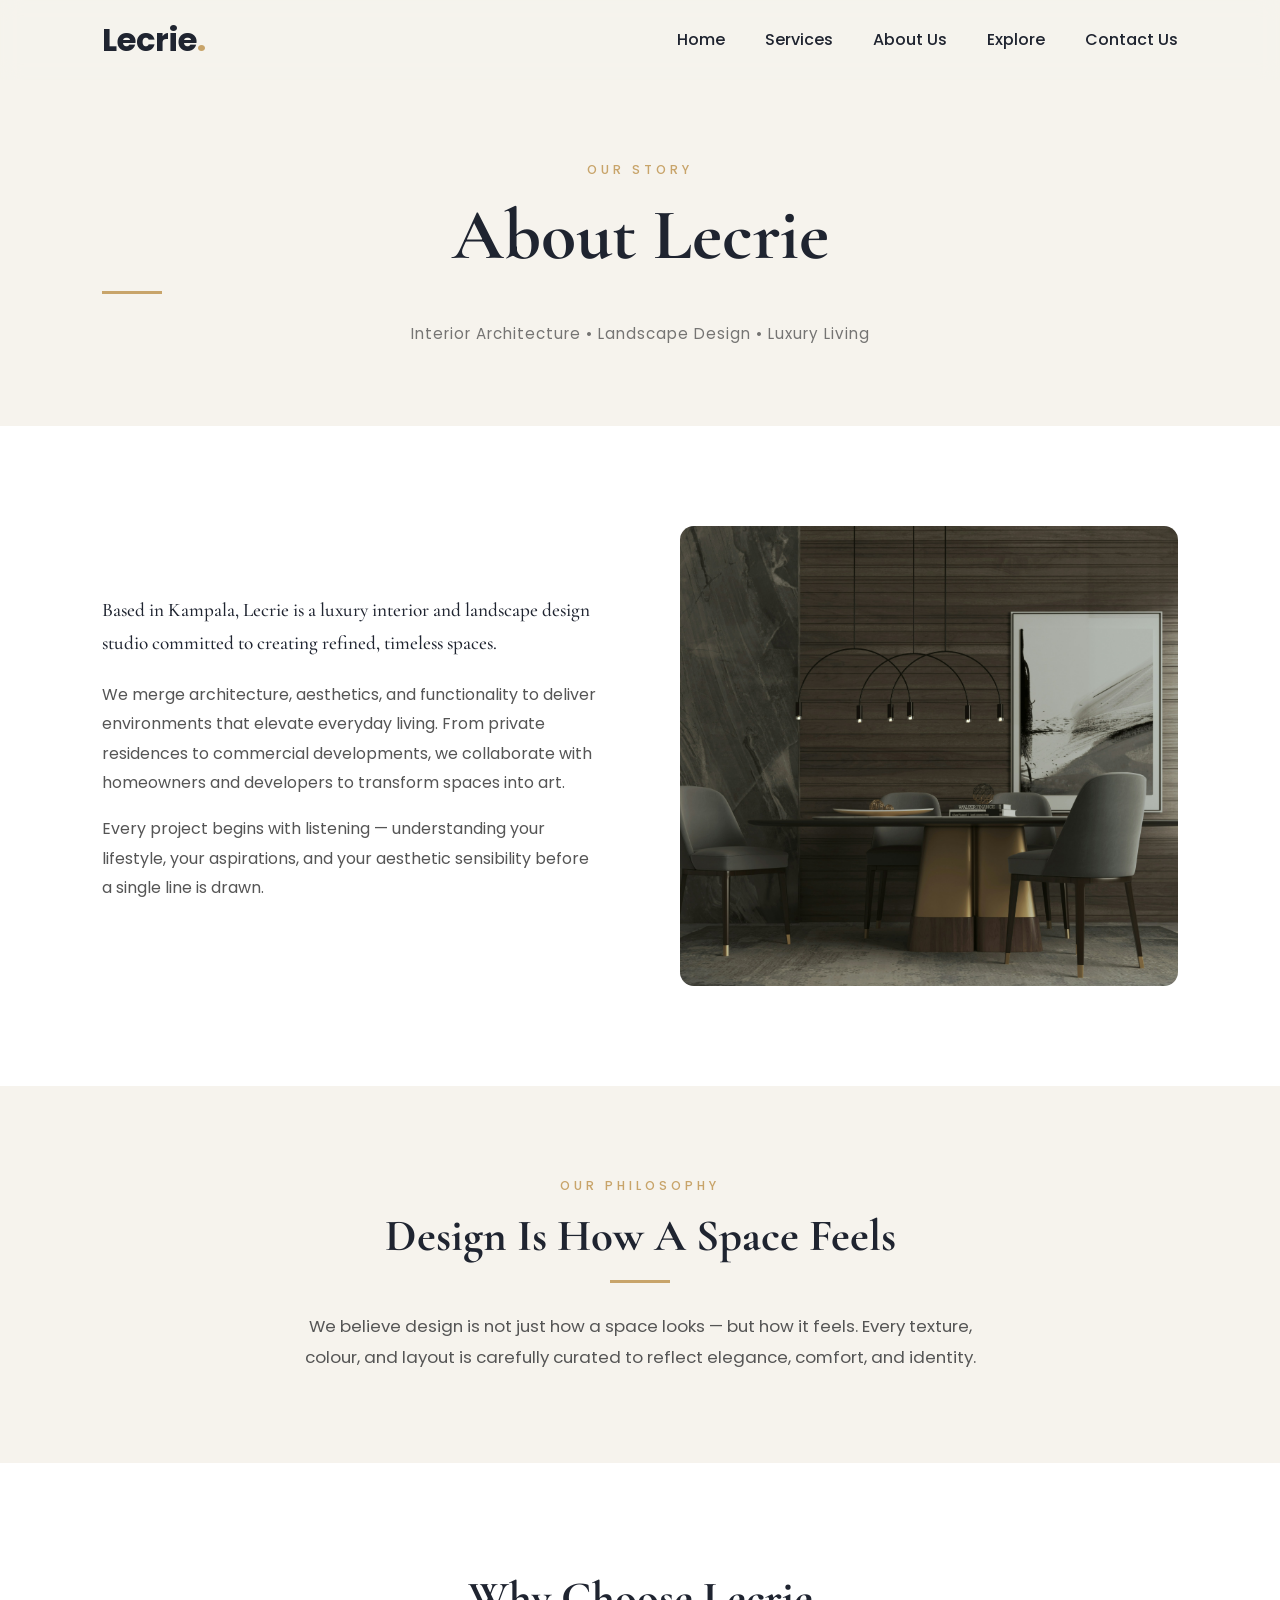
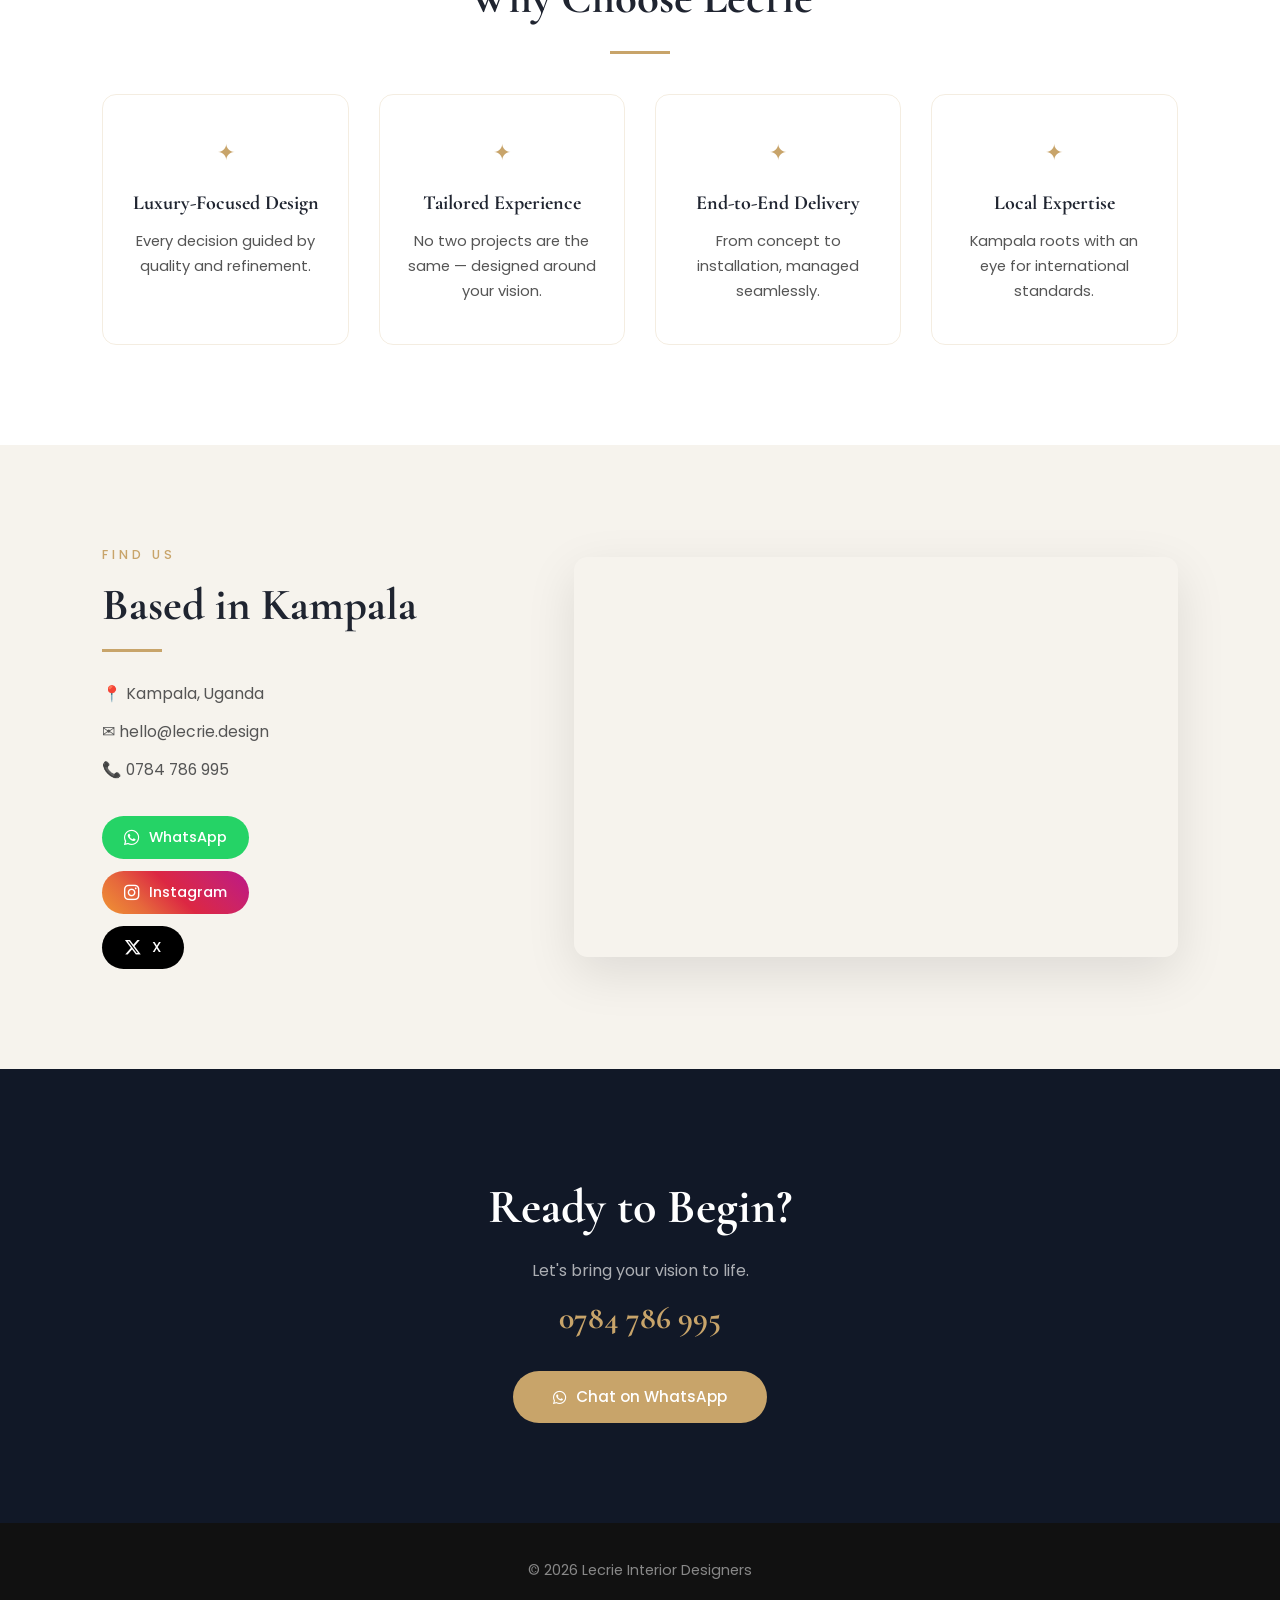
<file: about.html>
<!DOCTYPE html>
<html lang="en">
<head>
  <meta charset="UTF-8">
  <meta name="viewport" content="width=device-width, initial-scale=1.0">
  <title>About Us | Lecrie</title>

  <link href="https://fonts.googleapis.com/css2?family=Cormorant+Garamond:wght@400;600;700&family=Poppins:wght@300;400;500;600&display=swap" rel="stylesheet">
  <link rel="stylesheet" href="https://cdnjs.cloudflare.com/ajax/libs/font-awesome/6.5.0/css/all.min.css">
  <link rel="stylesheet" href="about.css">
</head>

<body>

<!-- NAV -->
<nav class="navbar">
  <div class="logo">Lecrie<span>.</span></div>
  <div class="nav-links" id="navLinks">
    <a href="index.html">Home</a>
    <a href="services.html">Services</a>
    <a href="about.html">About Us</a>
    <a href="explore.html">Explore</a>
    <a href="contact.html">Contact Us</a>
  </div>
  <div class="burger" id="burger">☰</div>
</nav>

<!-- PAGE HEADER -->
<section class="page-header">
  <p class="eyebrow">Our Story</p>
  <h1>About Lecrie</h1>
  <div class="gold-line"></div>
  <p class="header-sub">Interior Architecture • Landscape Design • Luxury Living</p>
</section>

<!-- INTRO + IMAGE -->
<section class="about-intro">
  <div class="intro-text">
    <p class="lead">Based in Kampala, Lecrie is a luxury interior and landscape design studio committed to creating refined, timeless spaces.</p>
    <p>We merge architecture, aesthetics, and functionality to deliver environments that elevate everyday living. From private residences to commercial developments, we collaborate with homeowners and developers to transform spaces into art.</p>
    <p>Every project begins with listening — understanding your lifestyle, your aspirations, and your aesthetic sensibility before a single line is drawn.</p>
  </div>
  <div class="intro-img">
    <img src="images/ali-moradi-Erg07pIM_ac-unsplash.jpg" alt="Lecrie Studio">
  </div>
</section>

<!-- PHILOSOPHY -->
<section class="philosophy">
  <div class="philosophy-inner">
    <span class="label">Our Philosophy</span>
    <h2>Design Is How A Space Feels</h2>
    <div class="gold-line"></div>
    <p>We believe design is not just how a space looks — but how it feels. Every texture, colour, and layout is carefully curated to reflect elegance, comfort, and identity.</p>
  </div>
</section>

<!-- WHY US -->
<section class="why-us">
  <h2>Why Choose Lecrie</h2>
  <div class="gold-line centered"></div>
  <div class="features">
    <div class="feature">
      <div class="feature-icon">✦</div>
      <h3>Luxury-Focused Design</h3>
      <p>Every decision guided by quality and refinement.</p>
    </div>
    <div class="feature">
      <div class="feature-icon">✦</div>
      <h3>Tailored Experience</h3>
      <p>No two projects are the same — designed around your vision.</p>
    </div>
    <div class="feature">
      <div class="feature-icon">✦</div>
      <h3>End-to-End Delivery</h3>
      <p>From concept to installation, managed seamlessly.</p>
    </div>
    <div class="feature">
      <div class="feature-icon">✦</div>
      <h3>Local Expertise</h3>
      <p>Kampala roots with an eye for international standards.</p>
    </div>
  </div>
</section>

<!-- LOCATION -->
<section class="location">
  <div class="location-inner">
    <div class="location-text">
      <span class="label">Find Us</span>
      <h2>Based in Kampala</h2>
      <div class="gold-line"></div>
      <p>📍 Kampala, Uganda</p>
      <p>✉ hello@lecrie.design</p>
      <p>📞 0784 786 995</p>

      <div class="socials">
        <a href="https://wa.me/256784786995" target="_blank" class="social-link whatsapp">
          <i class="fa-brands fa-whatsapp"></i> WhatsApp
        </a>
        <a href="https://instagram.com/lecrie" target="_blank" class="social-link instagram">
          <i class="fa-brands fa-instagram"></i> Instagram
        </a>
        <a href="https://x.com/lecrie" target="_blank" class="social-link x-link">
          <i class="fa-brands fa-x-twitter"></i> X
        </a>
      </div>
    </div>
    <div class="location-map">
      <iframe
        src="https://www.google.com/maps?q=Kampala,Uganda&output=embed"
        width="100%" height="100%" style="border:0;" allowfullscreen loading="lazy">
      </iframe>
    </div>
  </div>
</section>

<!-- CTA -->
<section class="contact-cta">
  <h2>Ready to Begin?</h2>
  <p>Let's bring your vision to life.</p>
  <h3>0784 786 995</h3>
  <a href="https://wa.me/256784786995" class="cta-btn">
    <i class="fa-brands fa-whatsapp"></i> Chat on WhatsApp
  </a>
</section>

<!-- FOOTER -->
<footer>
  <p>© 2026 Lecrie Interior Designers</p>
</footer>

<script src="about.js"></script>

</body>
</html>
</file>
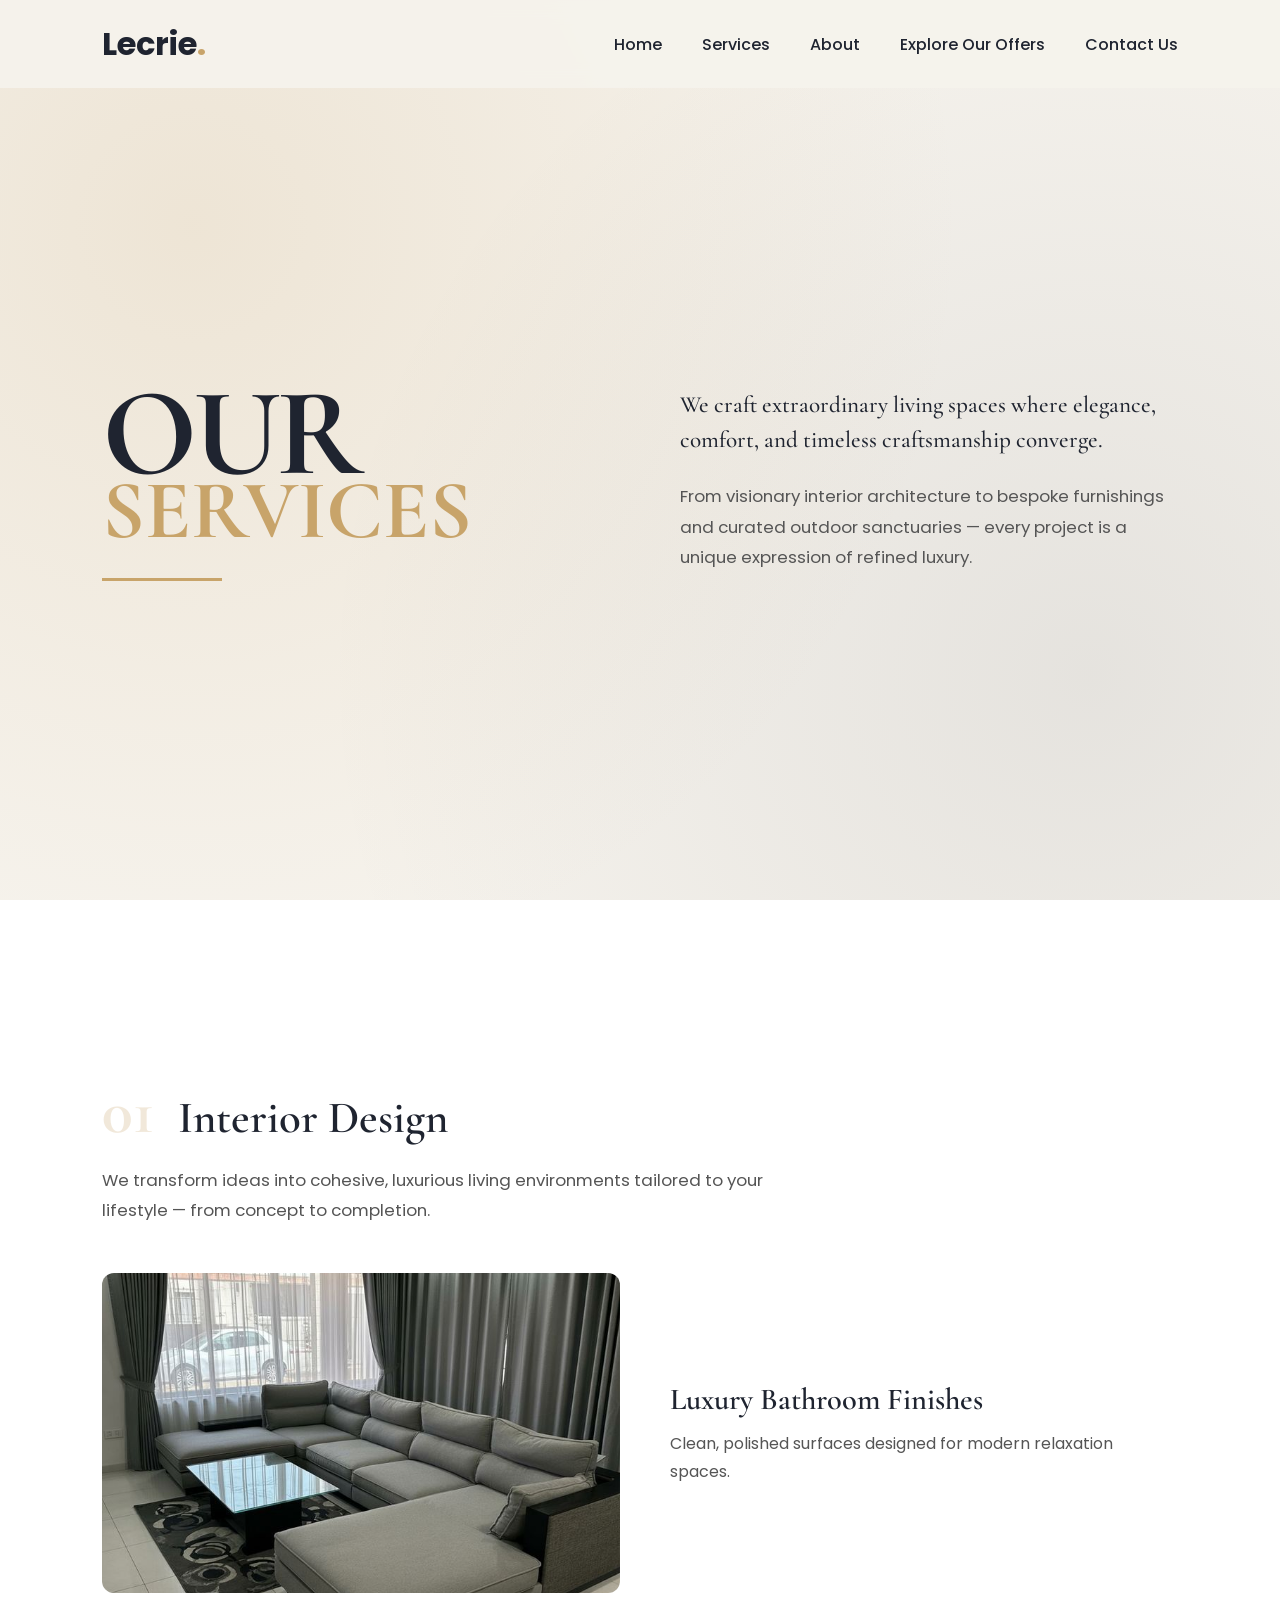
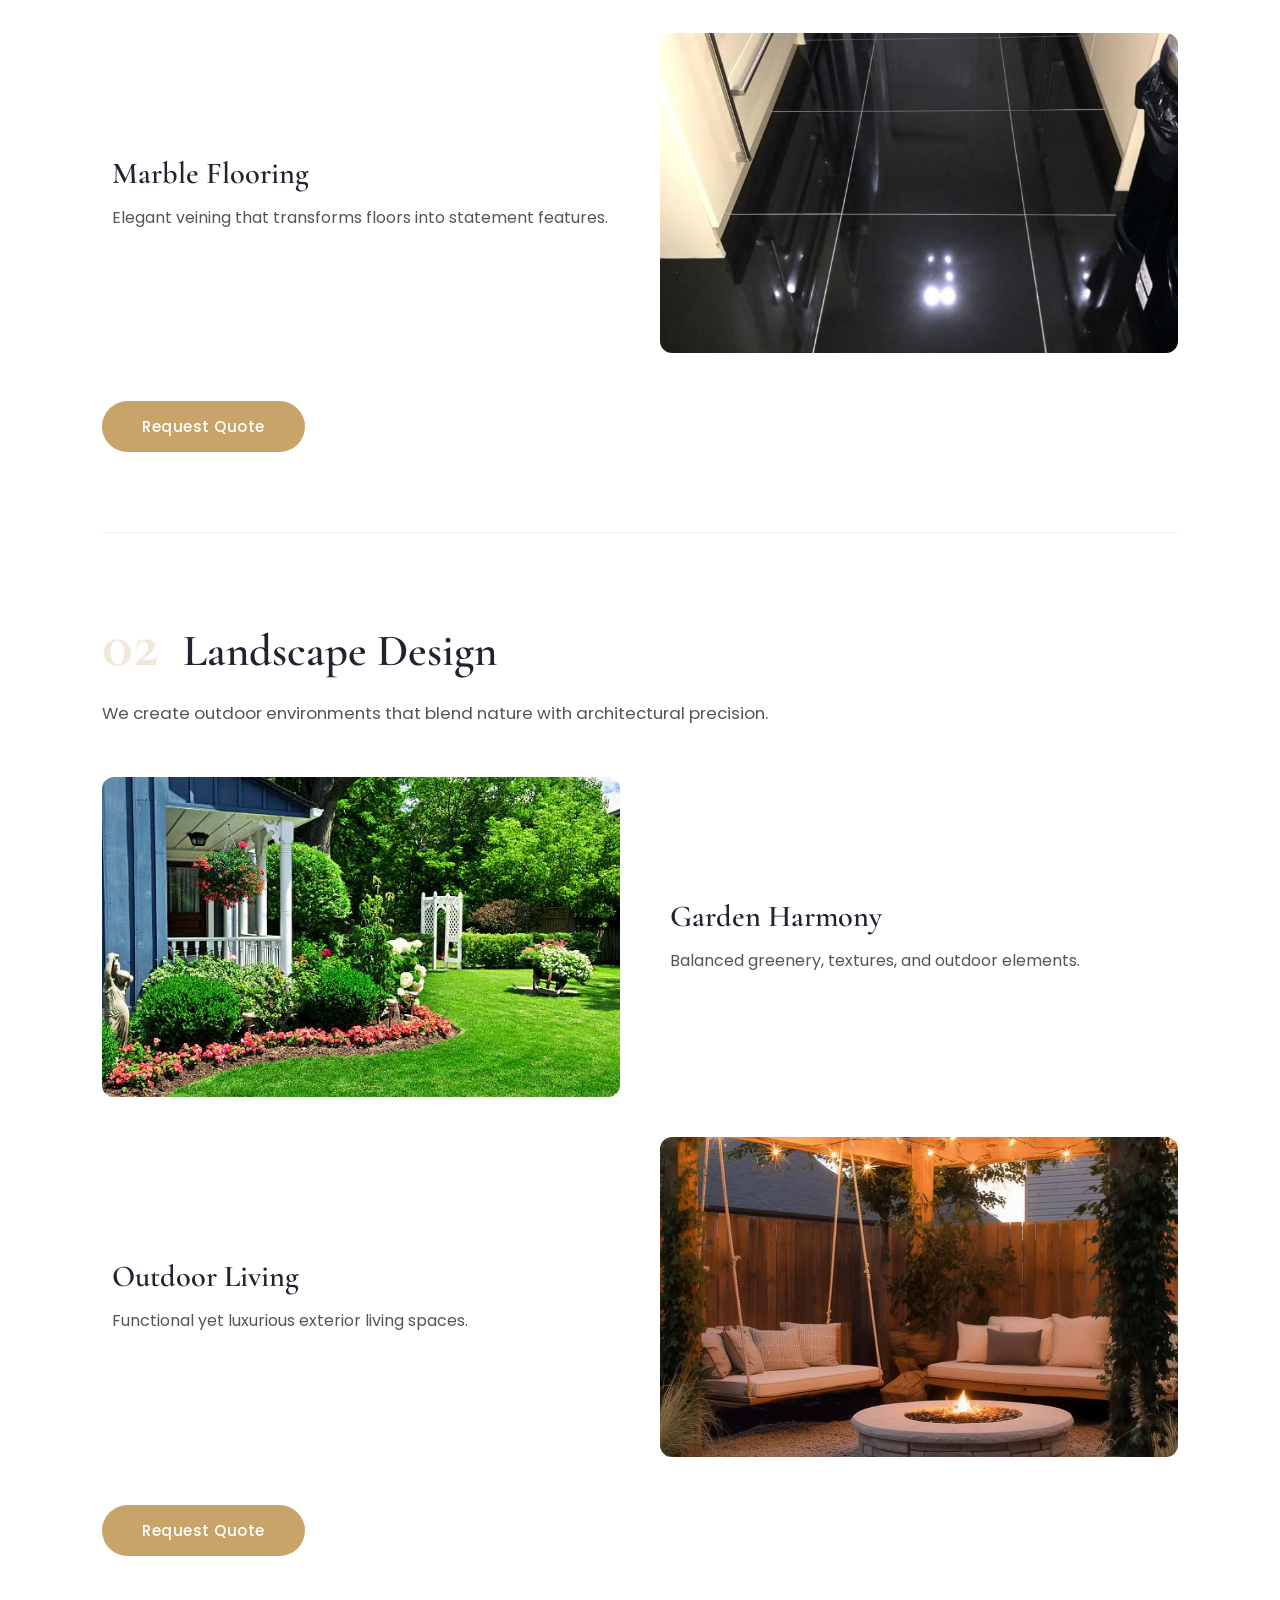
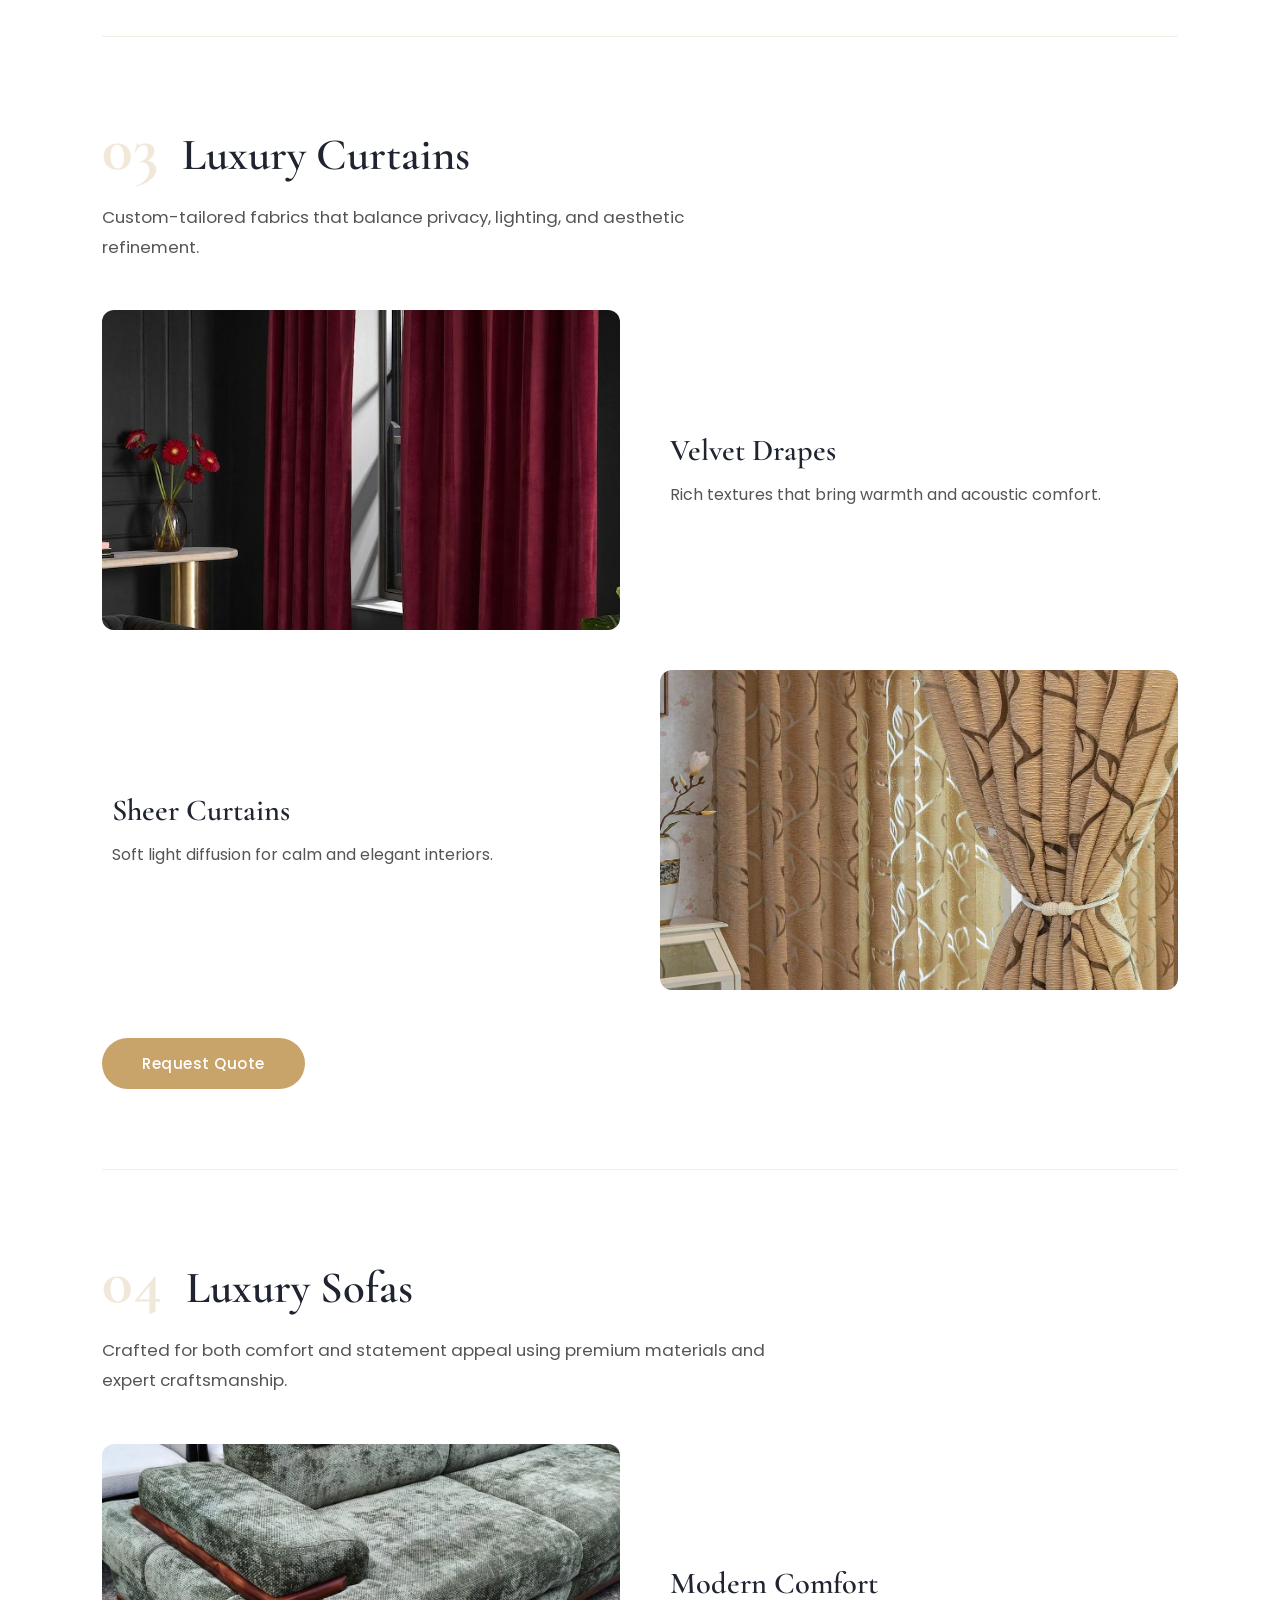
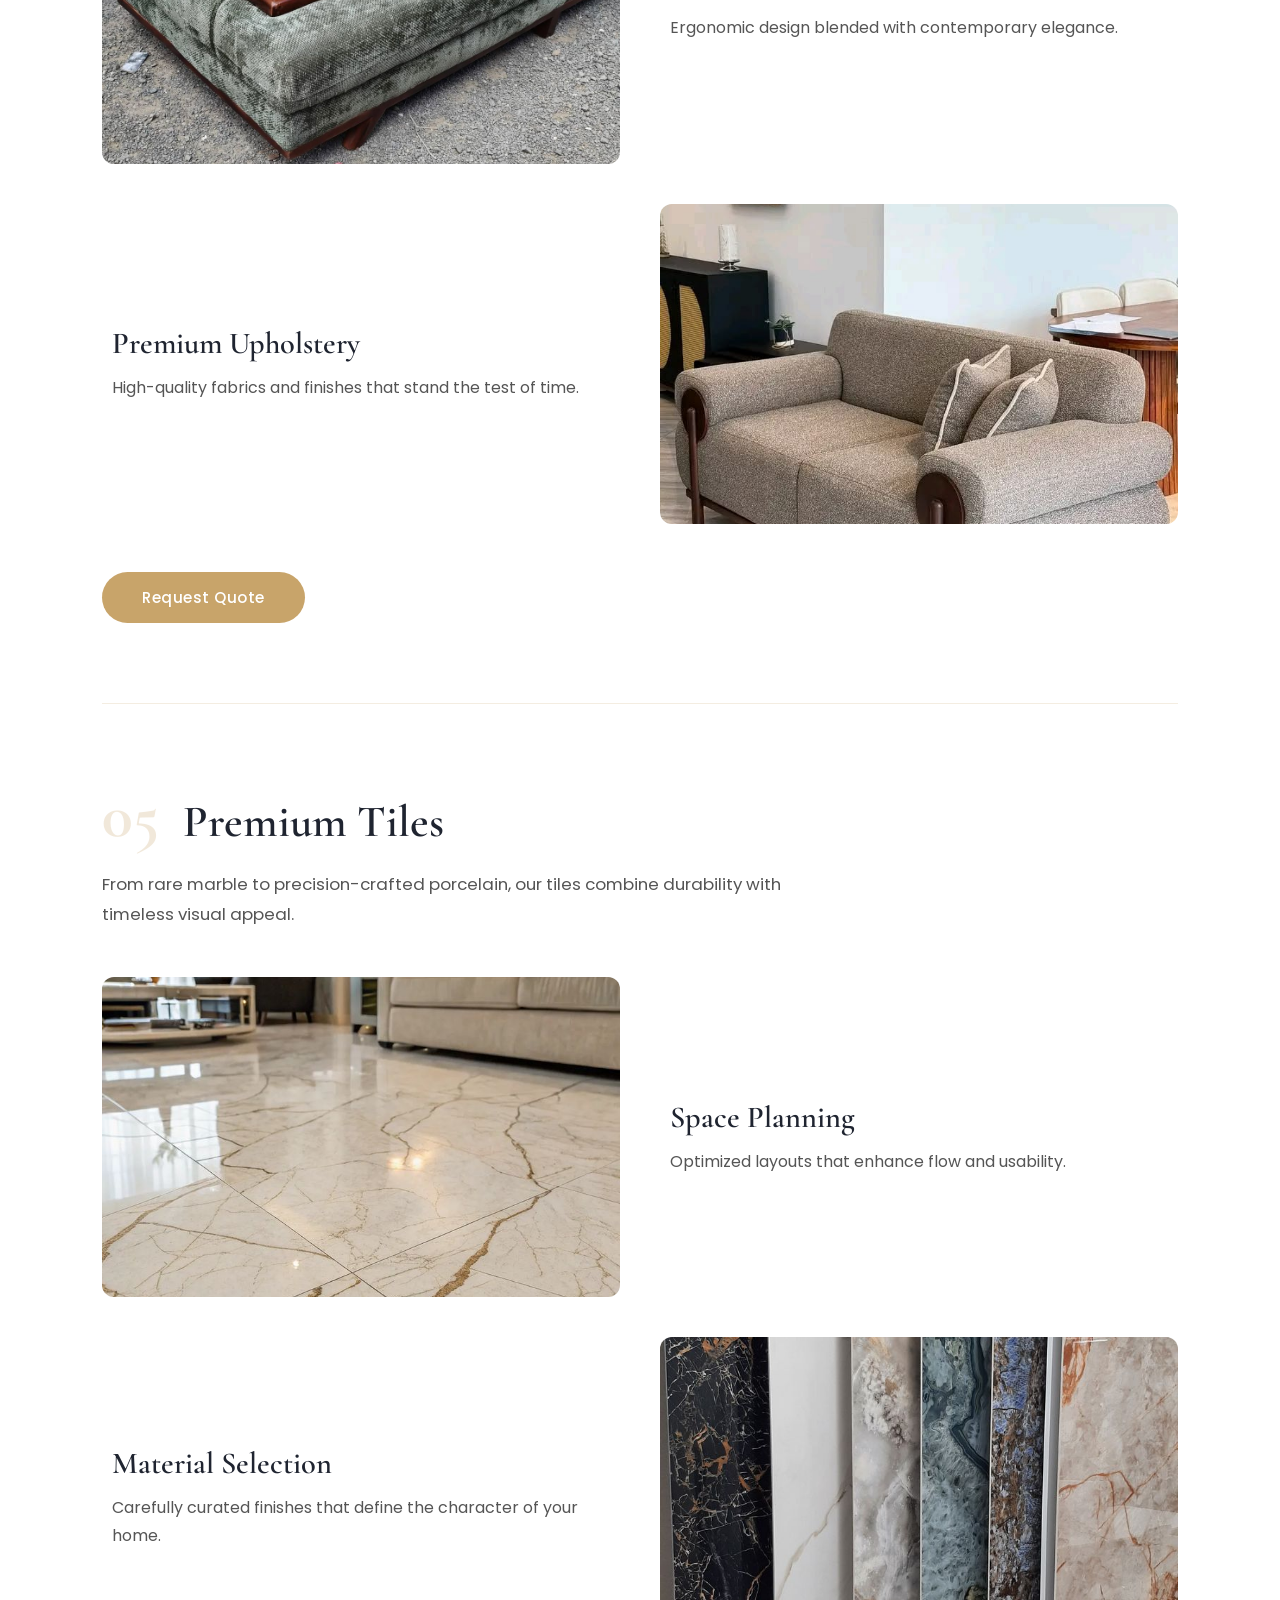
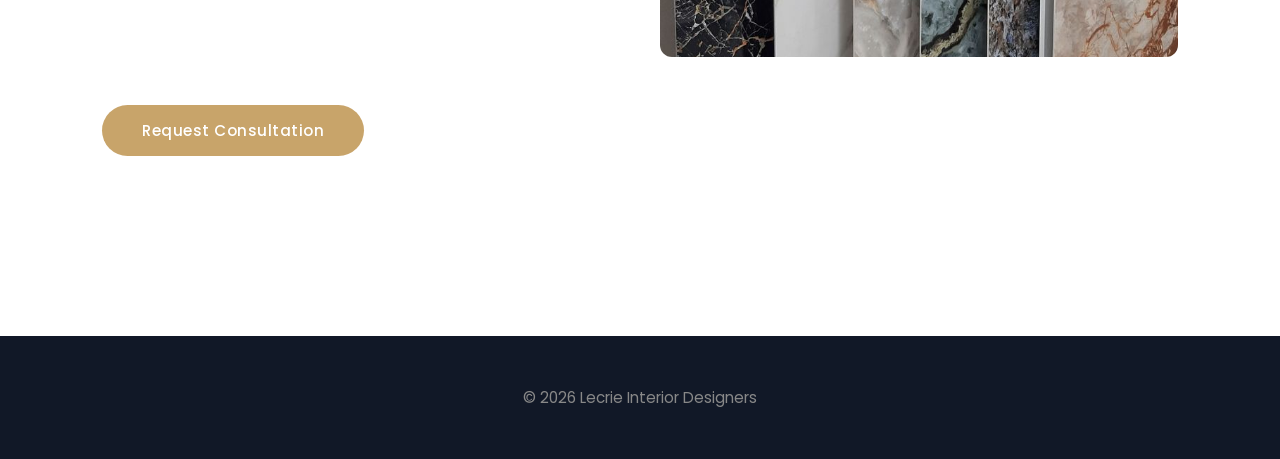
<file: services.html>
<!DOCTYPE html>
<html lang="en">
<head>
  <meta charset="UTF-8">
  <meta name="viewport" content="width=device-width, initial-scale=1.0">
  <title>Lecrie | Services</title>

  <link href="https://fonts.googleapis.com/css2?family=Cormorant+Garamond:wght@400;600;700&family=Poppins:wght@300;400;500;600&display=swap" rel="stylesheet">
  <link rel="stylesheet" href="services.css">
</head>
<body>

<!-- NAV -->
<nav class="navbar">
  <div class="logo">Lecrie<span>.</span></div>
  <div class="nav-links" id="navLinks">
    <a href="index.html">Home</a>
    <a href="services.html">Services</a>
    <a href="about.html">About</a>
    <a href="explore.html">Explore Our Offers</a>
    <a href="contact Us.html">Contact Us</a>
  </div>
  <div class="burger" id="burger">☰</div>
</nav>

<!-- HERO / INTRO -->
<section class="services-hero">
  <div class="hero-art"></div>

  <div class="hero-content">
    <div class="hero-left">
      <h1 class="hero-title">
        <span class="line1">OUR</span>
        <span class="line2">SERVICES</span>
      </h1>
      <div class="hero-accent"></div>
    </div>

    <div class="hero-right">
      <p class="lead">
        We craft extraordinary living spaces where elegance, comfort, and timeless craftsmanship converge.
      </p>
      <p>
        From visionary interior architecture to bespoke furnishings and curated outdoor sanctuaries — every project is a unique expression of refined luxury.
      </p>
    </div>
  </div>
</section>

<!-- COLLECTIONS -->
<section class="collections">

  <!-- 01 Interior Design -->
  <div class="collection">
    <div class="collection-header">
      <div class="number">01</div>
      <h2>Interior Design</h2>
    </div>
    <p class="collection-desc">
      We transform ideas into cohesive, luxurious living environments tailored to your lifestyle — from concept to completion.
    </p>
    <div class="gallery-flow">
      <div class="gallery-row">
        <img src="images/cf956169b984853b7225609accfa6bae.jpg" class="gallery-img" alt="Luxury Bathroom">
        <div class="gallery-text">
          <h3>Luxury Bathroom Finishes</h3>
          <p>Clean, polished surfaces designed for modern relaxation spaces.</p>
        </div>
      </div>
      <div class="gallery-row reverse">
        <img src="images/03c30af348f3229b82c4ee95f10e60df.jpg" class="gallery-img" alt="Marble Flooring">
        <div class="gallery-text">
          <h3>Marble Flooring</h3>
          <p>Elegant veining that transforms floors into statement features.</p>
        </div>
      </div>
    </div>
    <button class="inquire-btn">Request Quote</button>
  </div>

  <!-- 02 Landscape -->
  <div class="collection">
    <div class="collection-header">
      <div class="number">02</div>
      <h2>Landscape Design</h2>
    </div>
    <p class="collection-desc">
      We create outdoor environments that blend nature with architectural precision.
    </p>
    <div class="gallery-flow">
      <div class="gallery-row">
        <img src="images/front-yard-of-a-house.webp" class="gallery-img" alt="Garden Harmony">
        <div class="gallery-text">
          <h3>Garden Harmony</h3>
          <p>Balanced greenery, textures, and outdoor elements.</p>
        </div>
      </div>
      <div class="gallery-row reverse">
        <img src="images/10809ff693734bb7ad65a33b737a4dd7.webp" class="gallery-img" alt="Outdoor Living">
        <div class="gallery-text">
          <h3>Outdoor Living</h3>
          <p>Functional yet luxurious exterior living spaces.</p>
        </div>
      </div>
    </div>
    <button class="inquire-btn">Request Quote</button>
  </div>

  <!-- 03 Curtains -->
  <div class="collection">
    <div class="collection-header">
      <div class="number">03</div>
      <h2>Luxury Curtains</h2>
    </div>
    <p class="collection-desc">
      Custom-tailored fabrics that balance privacy, lighting, and aesthetic refinement.
    </p>
    <div class="gallery-flow">
      <div class="gallery-row">
        <img src="images/6bd28ae1d9d726f23a0719c843068d6a.jpg" class="gallery-img" alt="Velvet Drapes">
        <div class="gallery-text">
          <h3>Velvet Drapes</h3>
          <p>Rich textures that bring warmth and acoustic comfort.</p>
        </div>
      </div>
      <div class="gallery-row reverse">
        <img src="images/3e5d5511091e98e87bb171d95c0bd6e8.jpg" class="gallery-img" alt="Sheer Curtains">
        <div class="gallery-text">
          <h3>Sheer Curtains</h3>
          <p>Soft light diffusion for calm and elegant interiors.</p>
        </div>
      </div>
    </div>
    <button class="inquire-btn">Request Quote</button>
  </div>

  <!-- 04 Sofas -->
  <div class="collection">
    <div class="collection-header">
      <div class="number">04</div>
      <h2>Luxury Sofas</h2>
    </div>
    <p class="collection-desc">
      Crafted for both comfort and statement appeal using premium materials and expert craftsmanship.
    </p>
    <div class="gallery-flow">
      <div class="gallery-row">
        <img src="images/cc4b92f4f0d5df4d393293bf34316f75.jpg" class="gallery-img" alt="Modern Comfort">
        <div class="gallery-text">
          <h3>Modern Comfort</h3>
          <p>Ergonomic design blended with contemporary elegance.</p>
        </div>
      </div>
      <div class="gallery-row reverse">
        <img src="images/3813da4570913737c01832480dc7ef36.jpg" class="gallery-img" alt="Premium Upholstery">
        <div class="gallery-text">
          <h3>Premium Upholstery</h3>
          <p>High-quality fabrics and finishes that stand the test of time.</p>
        </div>
      </div>
    </div>
    <button class="inquire-btn">Request Quote</button>
  </div>

  <!-- 05 Premium Tiles -->
  <div class="collection">
    <div class="collection-header">
      <div class="number">05</div>
      <h2>Premium Tiles</h2>
    </div>
    <p class="collection-desc">
      From rare marble to precision-crafted porcelain, our tiles combine durability with timeless visual appeal.
    </p>
    <div class="gallery-flow">
      <div class="gallery-row">
        <img src="images/c4759f481a1de25908e51fa6274acbe9.jpg" class="gallery-img" alt="Space Planning">
        <div class="gallery-text">
          <h3>Space Planning</h3>
          <p>Optimized layouts that enhance flow and usability.</p>
        </div>
      </div>
      <div class="gallery-row reverse">
        <img src="images/916d92ada7cefac3d833aa7b82db8181.jpg" class="gallery-img" alt="Material Selection">
        <div class="gallery-text">
          <h3>Material Selection</h3>
          <p>Carefully curated finishes that define the character of your home.</p>
        </div>
      </div>
    </div>
    <button class="inquire-btn">Request Consultation</button>
  </div>

</section>

<!-- LIGHTBOX -->
<div id="lightbox">
  <span class="close-btn">×</span>
  <img id="lightbox-img" alt="Lightbox">
</div>

<footer>
  <p>© 2026 Lecrie Interior Designers</p>
</footer>

<script src="services.js"></script>

</body>
</html>
</file>
<file: about.css>
:root {
  --gold: #C8A46A;
  --dark: #1F2430;
  --cream: #F6F3ED;
  --navy: #111827;
  --gray: #555;
}

* { margin: 0; padding: 0; box-sizing: border-box; }

body {
  font-family: 'Poppins', sans-serif;
  color: var(--gray);
  background: #fff;
  line-height: 1.6;
}

h1, h2, h3 {
  font-family: 'Cormorant Garamond', serif;
}

/* ── NAV ── */
.navbar {
  position: fixed;
  top: 0;
  width: 100%;
  height: 80px;
  display: flex;
  justify-content: space-between;
  align-items: center;
  padding: 0 8%;
  background: rgba(246, 243, 237, 0.9);
  backdrop-filter: blur(10px);
  z-index: 1000;
}

.logo {
  font-size: 2rem;
  font-weight: 700;
  color: var(--dark);
}

.logo span { color: var(--gold); }

.nav-links {
  display: flex;
  gap: 40px;
}

.nav-links a {
  text-decoration: none;
  color: var(--dark);
  font-weight: 500;
  position: relative;
}

.nav-links a::after {
  content: "";
  position: absolute;
  width: 0;
  height: 2px;
  background: var(--gold);
  bottom: -4px;
  left: 0;
  transition: 0.3s;
}

.nav-links a:hover::after,
.nav-links a.active::after { width: 100%; }

.burger {
  display: none;
  font-size: 26px;
  cursor: pointer;
  color: var(--dark);
}

/* ── GOLD LINE ── */
.gold-line {
  width: 60px;
  height: 3px;
  background: var(--gold);
  margin: 16px 0 28px;
}

.gold-line.centered {
  margin: 16px auto 40px;
}

/* ── PAGE HEADER (no bg image) ── */
.page-header {
  padding: 160px 8% 80px;
  background: var(--cream);
  text-align: center;
}

.eyebrow {
  font-size: 0.78rem;
  letter-spacing: 4px;
  text-transform: uppercase;
  color: var(--gold);
  font-weight: 500;
  margin-bottom: 16px;
}

.page-header h1 {
  font-size: 4.5rem;
  color: var(--dark);
  line-height: 1.1;
}

.header-sub {
  font-size: 0.95rem;
  color: var(--gray);
  opacity: 0.8;
  letter-spacing: 1px;
}

/* ── INTRO + IMAGE ── */
.about-intro {
  display: grid;
  grid-template-columns: 1fr 1fr;
  gap: 80px;
  align-items: center;
  padding: 100px 8%;
  background: white;
}

.intro-text .lead {
  font-size: 1.2rem;
  font-weight: 500;
  color: var(--dark);
  margin-bottom: 20px;
  line-height: 1.7;
  font-family: 'Cormorant Garamond', serif;
}

.intro-text p {
  font-size: 1rem;
  line-height: 1.85;
  margin-bottom: 16px;
}

.intro-img img {
  width: 100%;
  border-radius: 14px;
  display: block;
  height: 460px;
  object-fit: cover;
}

/* ── PHILOSOPHY ── */
.philosophy {
  background: var(--cream);
  padding: 90px 8%;
  text-align: center;
}

.philosophy-inner {
  max-width: 700px;
  margin: 0 auto;
}

.label {
  font-size: 0.78rem;
  letter-spacing: 4px;
  text-transform: uppercase;
  color: var(--gold);
  font-weight: 500;
  display: block;
  margin-bottom: 14px;
}

.philosophy h2 {
  font-size: 2.8rem;
  color: var(--dark);
  line-height: 1.2;
}

.philosophy .gold-line {
  margin: 16px auto 28px;
}

.philosophy p {
  font-size: 1.05rem;
  line-height: 1.85;
}

/* ── WHY US ── */
.why-us {
  padding: 100px 8%;
  background: white;
  text-align: center;
}

.why-us h2 {
  font-size: 2.8rem;
  color: var(--dark);
}

.features {
  display: grid;
  grid-template-columns: repeat(4, 1fr);
  gap: 30px;
  max-width: 1200px;
  margin: 0 auto;
}

.feature {
  padding: 40px 24px;
  border: 1px solid rgba(200, 164, 106, 0.2);
  border-radius: 14px;
  transition: all 0.4s ease;
  text-align: center;
}

.feature:hover {
  border-color: var(--gold);
  transform: translateY(-8px);
  box-shadow: 0 16px 40px rgba(200, 164, 106, 0.12);
}

.feature-icon {
  font-size: 1.4rem;
  color: var(--gold);
  margin-bottom: 16px;
}

.feature h3 {
  font-size: 1.25rem;
  color: var(--dark);
  margin-bottom: 10px;
}

.feature p {
  font-size: 0.92rem;
  line-height: 1.7;
}

/* ── LOCATION ── */
.location {
  padding: 100px 8%;
  background: var(--cream);
}

.location-inner {
  display: grid;
  grid-template-columns: 1fr 1.5fr;
  gap: 70px;
  align-items: center;
  max-width: 1200px;
  margin: 0 auto;
}

.location-text h2 {
  font-size: 2.8rem;
  color: var(--dark);
  line-height: 1.2;
}

.location-text p {
  font-size: 0.98rem;
  line-height: 1.8;
  margin-bottom: 10px;
  color: var(--gray);
}

/* ── SOCIALS ── */
.socials {
  display: flex;
  flex-direction: column;
  gap: 12px;
  margin-top: 32px;
}

.social-link {
  display: inline-flex;
  align-items: center;
  gap: 10px;
  padding: 10px 22px;
  border-radius: 30px;
  text-decoration: none;
  font-size: 0.9rem;
  font-weight: 500;
  width: fit-content;
  transition: all 0.3s ease;
}

.social-link i {
  font-size: 1.1rem;
}

.social-link.whatsapp {
  background: #25D366;
  color: white;
}

.social-link.whatsapp:hover {
  background: #1ebe5d;
  transform: translateX(4px);
}

.social-link.instagram {
  background: linear-gradient(45deg, #f09433, #e6683c, #dc2743, #cc2366, #bc1888);
  color: white;
}

.social-link.instagram:hover {
  opacity: 0.9;
  transform: translateX(4px);
}

.social-link.x-link {
  background: #000;
  color: white;
}

.social-link.x-link:hover {
  background: #222;
  transform: translateX(4px);
}

.location-map {
  height: 400px;
  border-radius: 14px;
  overflow: hidden;
  box-shadow: 0 16px 50px rgba(0,0,0,0.1);
}

.location-map iframe {
  width: 100%;
  height: 100%;
  border: 0;
}

/* ── CTA ── */
.contact-cta {
  padding: 100px 8%;
  text-align: center;
  background: var(--navy);
  color: white;
}

.contact-cta h2 {
  font-size: 3rem;
  margin-bottom: 12px;
}

.contact-cta p {
  font-size: 1rem;
  opacity: 0.65;
  margin-bottom: 8px;
}

.contact-cta h3 {
  font-size: 2rem;
  color: var(--gold);
  margin-bottom: 28px;
}

.cta-btn {
  display: inline-flex;
  align-items: center;
  gap: 10px;
  padding: 14px 40px;
  background: var(--gold);
  color: white;
  text-decoration: none;
  border-radius: 40px;
  font-weight: 500;
  font-size: 0.95rem;
  transition: all 0.3s ease;
}

.cta-btn:hover {
  background: white;
  color: var(--dark);
  transform: translateY(-3px);
}

/* ── FOOTER ── */
footer {
  background: #111;
  color: #888;
  text-align: center;
  padding: 36px;
  font-size: 0.9rem;
}

/* ── MOBILE ── */
@media (max-width: 768px) {
  .nav-links {
    position: fixed;
    top: 80px;
    left: -100%;
    background: var(--cream);
    height: 100vh;
    width: 100%;
    flex-direction: column;
    align-items: center;
    justify-content: center;
    transition: 0.4s;
    gap: 30px;
  }

  .nav-links.active { left: 0; }
  .burger { display: block; }

  .page-header h1 { font-size: 3rem; }

  .about-intro,
  .location-inner {
    grid-template-columns: 1fr;
    gap: 40px;
  }

  .intro-img img { height: 260px; }

  .features {
    grid-template-columns: 1fr 1fr;
  }

  .location-map { height: 300px; }
}

@media (max-width: 480px) {
  .features { grid-template-columns: 1fr; }
  .page-header h1 { font-size: 2.4rem; }
}
</file>
<file: services.css>
:root {
  --gold: #C8A46A;
  --dark: #1F2430;
  --navy: #111827;
  --cream: #F6F3ED;
  --gray: #555;
}

* { margin: 0; padding: 0; box-sizing: border-box; }

body {
  font-family: 'Poppins', sans-serif;
  color: var(--gray);
  background: #fff;
}

/* ── NAV — matches home page exactly ── */
.navbar {
  position: fixed;
  top: 0;
  width: 100%;
  display: flex;
  justify-content: space-between;
  align-items: center;
  padding: 20px 8%;
  background: rgba(246, 243, 237, 0.9);
  backdrop-filter: blur(10px);
  z-index: 1000;
}

h1, h2, h3 {
  font-family: 'Cormorant Garamond', serif;
}

.logo {
  font-size: 2rem;
  font-weight: 700;
  color: var(--dark);
}

.logo span { color: var(--gold); }

.nav-links {
  display: flex;
  gap: 40px;
}

.nav-links a {
  text-decoration: none;
  color: var(--dark);
  font-weight: 500;
  position: relative;
}

.nav-links a::after {
  content: "";
  position: absolute;
  width: 0;
  height: 2px;
  background: var(--gold);
  bottom: -4px;
  left: 0;
  transition: 0.3s;
}

.nav-links a:hover::after,
.nav-links a.active::after {
  width: 100%;
}

.nav-links a:hover,
.nav-links a.active {
  color: var(--dark);
}

.burger {
  display: none;
  font-size: 26px;
  cursor: pointer;
}

/* ── HERO ── */
.services-hero {
  position: relative;
  min-height: 100vh;
  padding: 180px 8% 120px;
  background: var(--cream);
  overflow: hidden;
  display: flex;
  align-items: center;
}

.hero-art {
  position: absolute;
  inset: 0;
  background:
    radial-gradient(circle at 15% 25%, rgba(200, 164, 106, 0.18), transparent 60%),
    radial-gradient(circle at 85% 75%, rgba(31, 36, 48, 0.08), transparent 60%);
  pointer-events: none;
}

.hero-content {
  max-width: 1280px;
  margin: 0 auto;
  display: grid;
  grid-template-columns: 1fr 1fr;
  gap: 80px;
  align-items: center;
  position: relative;
  z-index: 2;
  width: 100%;
}

.hero-title {
  font-family: 'Cormorant Garamond', serif;
  line-height: 0.88;
  font-weight: 700;
}

.hero-title .line1 {
  display: block;
  font-size: 7.8rem;
  letter-spacing: -0.04em;
  color: var(--dark);
}

.hero-title .line2 {
  display: block;
  font-size: 5.2rem;
  color: var(--gold);
  margin-top: -15px;
}

.hero-accent {
  width: 120px;
  height: 3px;
  background: var(--gold);
  margin-top: 30px;
}

.hero-right .lead {
  font-size: 1.45rem;
  font-weight: 500;
  line-height: 1.5;
  color: var(--dark);
  margin-bottom: 24px;
  font-family: 'Cormorant Garamond', serif;
}

.hero-right p {
  font-size: 1.05rem;
  line-height: 1.8;
}

/* ── COLLECTIONS ── */
.collections {
  padding: 100px 8%;
  max-width: 1400px;
  margin: 0 auto;
}

.collection {
  padding: 80px 0;
  border-bottom: 1px solid rgba(200, 164, 106, 0.2);
}

.collection:last-child {
  border-bottom: none;
}

.collection-header {
  display: flex;
  align-items: baseline;
  gap: 24px;
  margin-bottom: 20px;
}

.number {
  font-family: 'Cormorant Garamond', serif;
  font-size: 4rem;
  font-weight: 700;
  color: rgba(200, 164, 106, 0.25);
  line-height: 1;
  flex-shrink: 0;
}

.collection-header h2 {
  font-family: 'Cormorant Garamond', serif;
  font-size: 2.8rem;
  color: var(--dark);
  font-weight: 600;
}

.collection-desc {
  font-size: 1.05rem;
  line-height: 1.8;
  color: var(--gray);
  max-width: 680px;
  margin-bottom: 48px;
}

/* ── GALLERY FLOW ── */
.gallery-flow {
  display: flex;
  flex-direction: column;
  gap: 40px;
  margin-bottom: 48px;
}

.gallery-row {
  display: grid;
  grid-template-columns: 1fr 1fr;
  gap: 40px;
  align-items: center;
}

.gallery-row.reverse {
  direction: rtl;
}

.gallery-row.reverse > * {
  direction: ltr;
}

.gallery-img {
  width: 100%;
  height: 320px;
  object-fit: cover;
  border-radius: 12px;
  cursor: pointer;
  transition: transform 0.5s ease, box-shadow 0.5s ease;
  display: block;
}

.gallery-img:hover {
  transform: scale(1.03);
  box-shadow: 0 20px 50px rgba(0, 0, 0, 0.15);
}

.gallery-text {
  padding: 20px 10px;
}

.gallery-text h3 {
  font-family: 'Cormorant Garamond', serif;
  font-size: 1.9rem;
  color: var(--dark);
  margin-bottom: 12px;
  font-weight: 600;
}

.gallery-text p {
  font-size: 1rem;
  line-height: 1.75;
  color: var(--gray);
}

/* ── BUTTON ── */
.inquire-btn {
  background: var(--gold);
  color: white;
  border: none;
  padding: 14px 40px;
  border-radius: 40px;
  font-family: 'Poppins', sans-serif;
  font-weight: 500;
  font-size: 0.95rem;
  cursor: pointer;
  transition: all 0.3s ease;
  letter-spacing: 0.5px;
}

.inquire-btn:hover {
  background: var(--dark);
  transform: translateY(-3px);
  box-shadow: 0 10px 25px rgba(200, 164, 106, 0.3);
}

/* ── LIGHTBOX ── */
#lightbox {
  display: none;
  position: fixed;
  inset: 0;
  background: rgba(0, 0, 0, 0.93);
  justify-content: center;
  align-items: center;
  z-index: 2000;
}

#lightbox-img {
  max-width: 92%;
  max-height: 92vh;
  border-radius: 12px;
}

.close-btn {
  position: absolute;
  top: 30px;
  right: 50px;
  font-size: 4rem;
  color: #fff;
  cursor: pointer;
  font-weight: 300;
  line-height: 1;
  transition: color 0.2s;
}

.close-btn:hover {
  color: var(--gold);
}

/* ── FOOTER ── */
footer {
  background: var(--navy);
  color: #888;
  text-align: center;
  padding: 50px 20px;
  font-size: 0.95rem;
}

/* ── MOBILE ── */
@media (max-width: 768px) {
  .nav-links {
    position: fixed;
    top: 80px;
    left: -100%;
    background: var(--cream);
    height: 100vh;
    width: 100%;
    flex-direction: column;
    align-items: center;
    justify-content: center;
    transition: 0.4s;
    gap: 30px;
  }

  .nav-links.active { left: 0; }

  .burger { display: block; }

  .hero-content {
    grid-template-columns: 1fr;
    gap: 50px;
  }

  .hero-title .line1 { font-size: 5rem; }
  .hero-title .line2 { font-size: 3.5rem; }

  .gallery-row,
  .gallery-row.reverse {
    grid-template-columns: 1fr;
    direction: ltr;
    gap: 20px;
  }

  .gallery-img {
    height: 240px;
  }

  .collection-header h2 {
    font-size: 2.2rem;
  }

  .collections {
    padding: 60px 6%;
  }
}

@media (max-width: 480px) {
  .hero-title .line1 { font-size: 3.8rem; }
  .hero-title .line2 { font-size: 2.8rem; }
}
</file>
